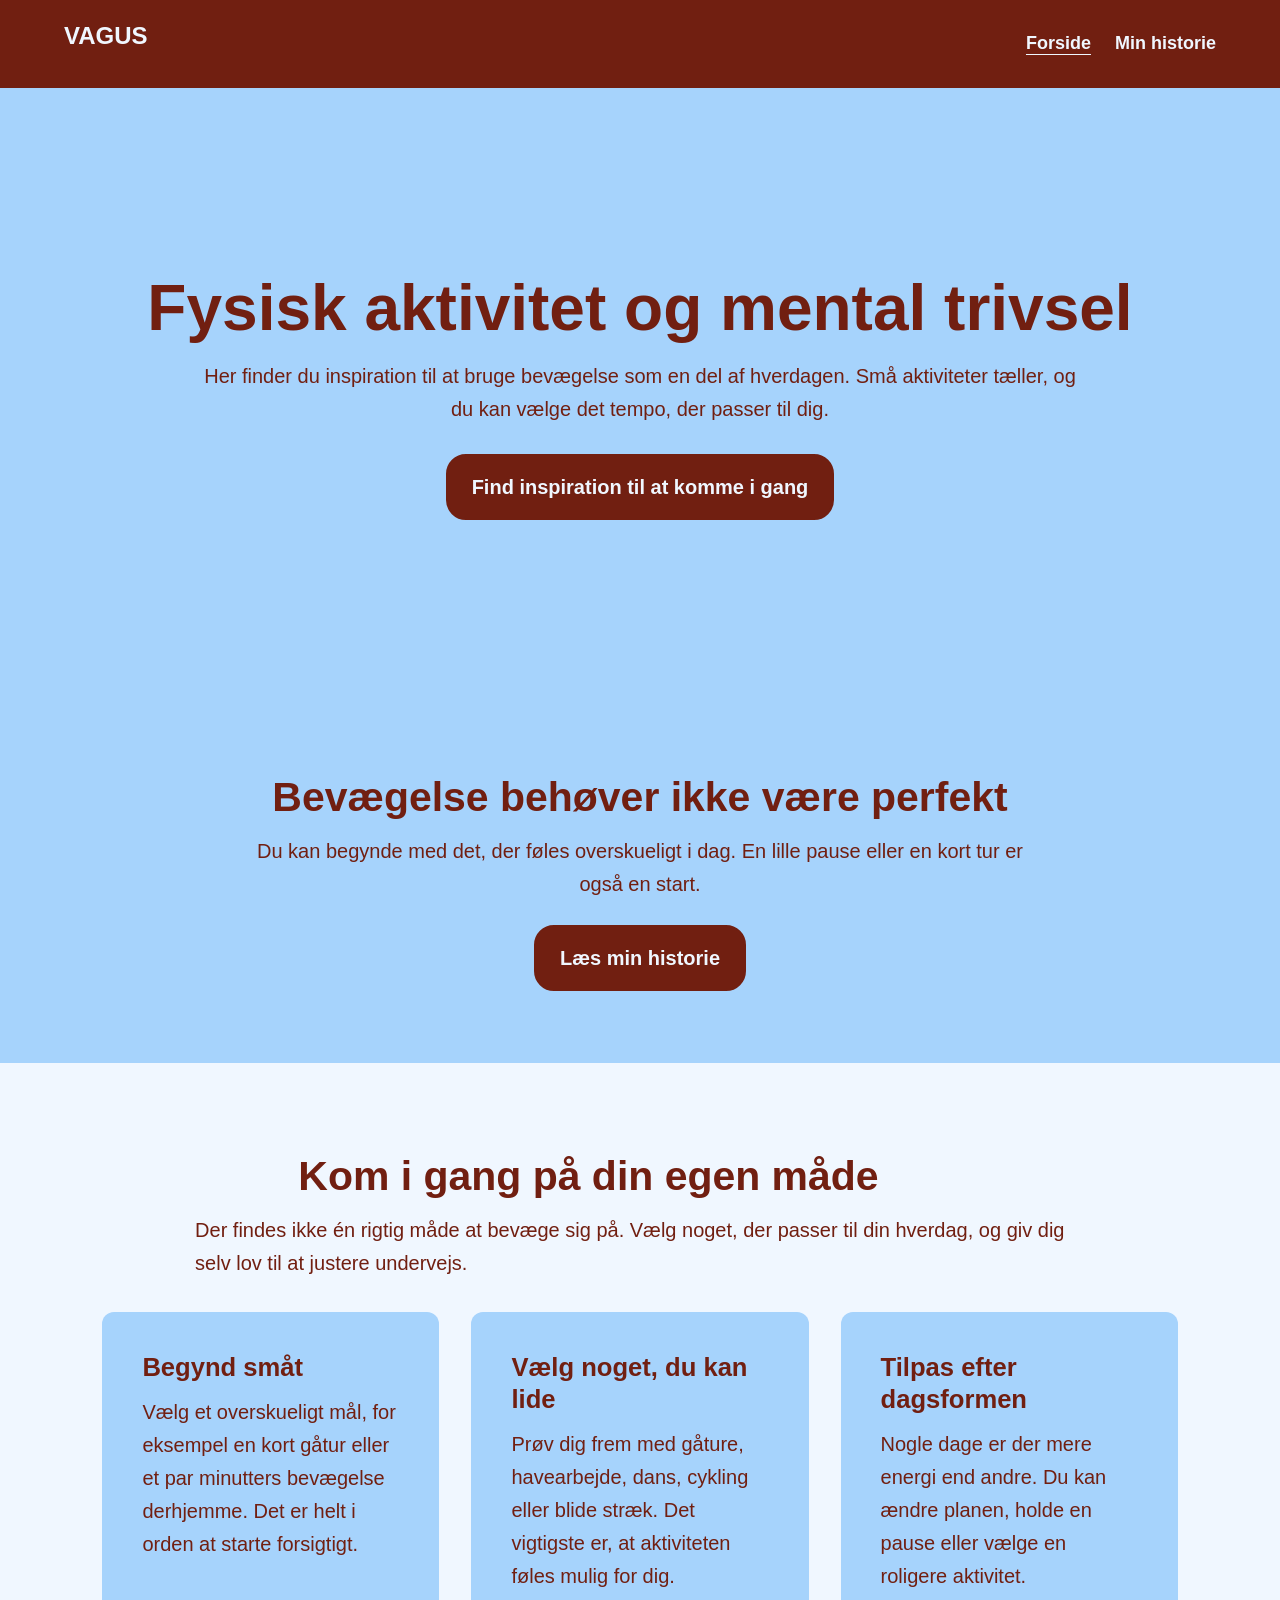
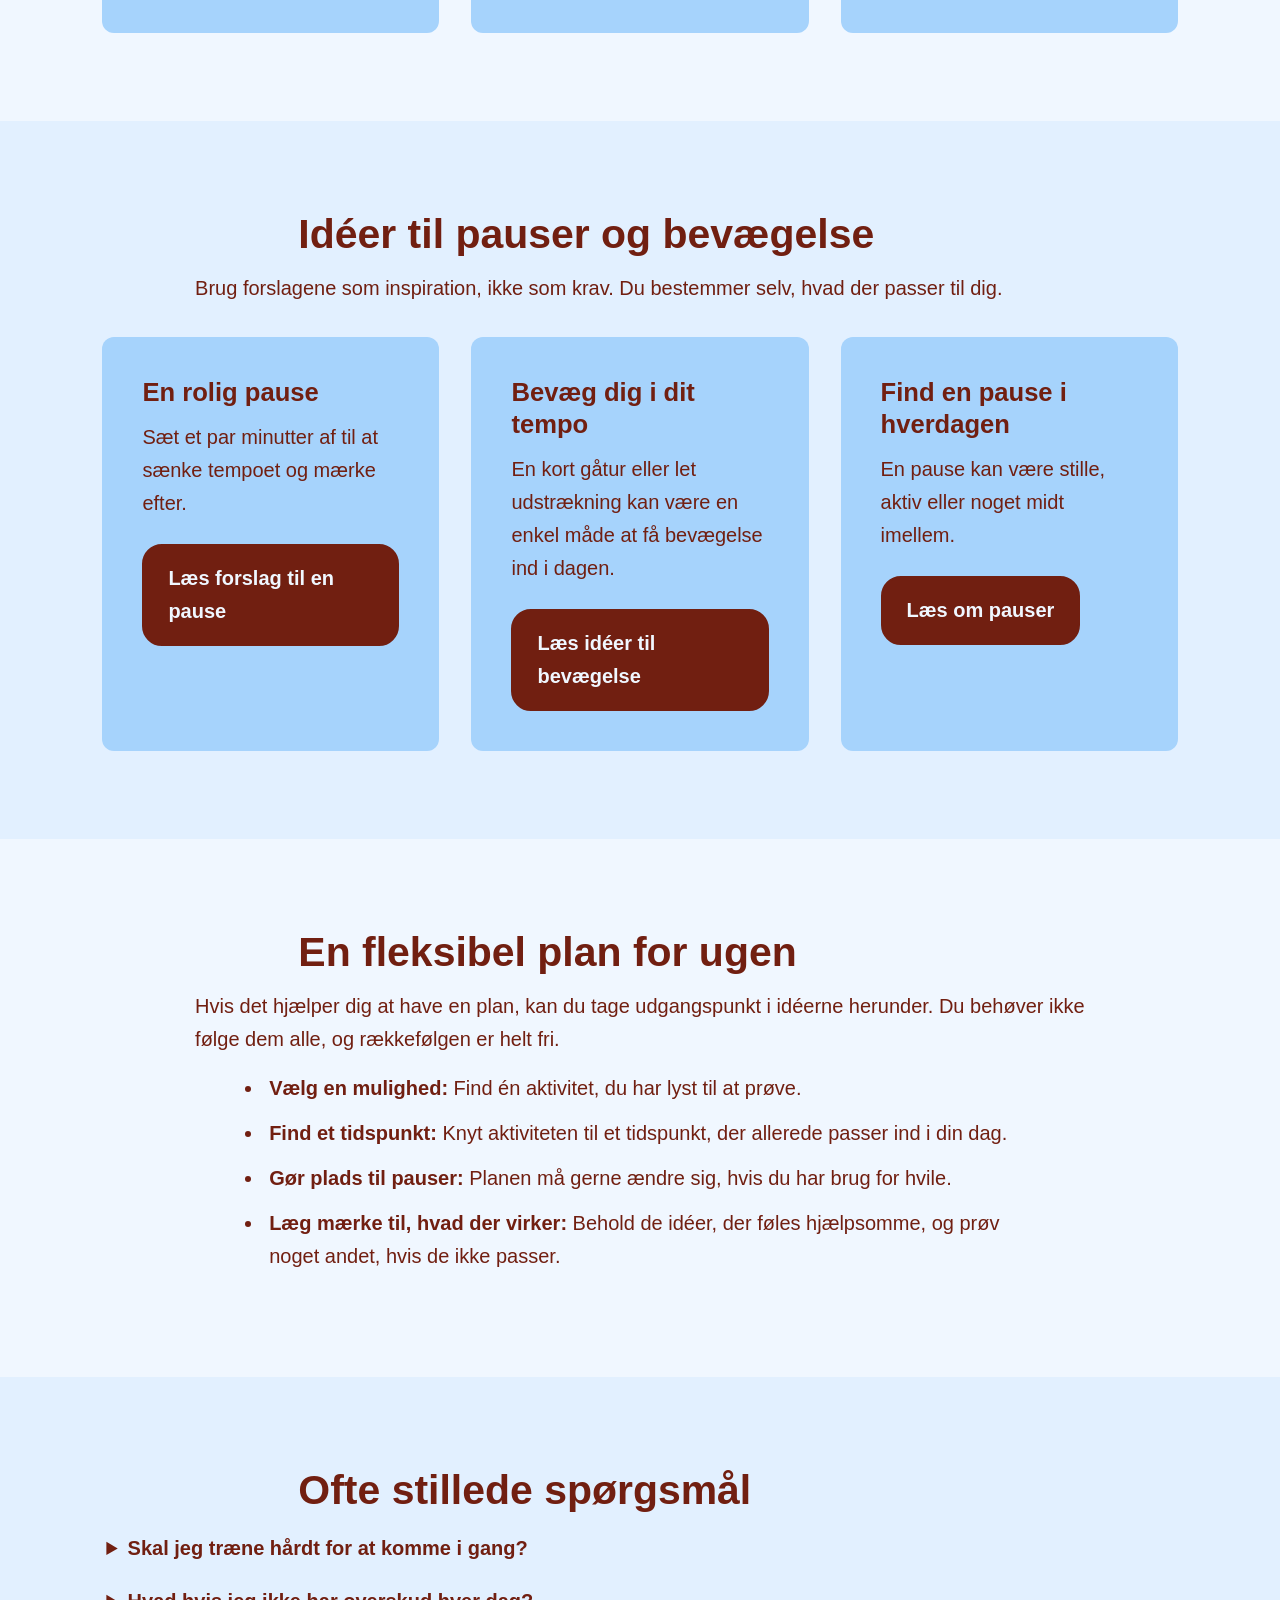
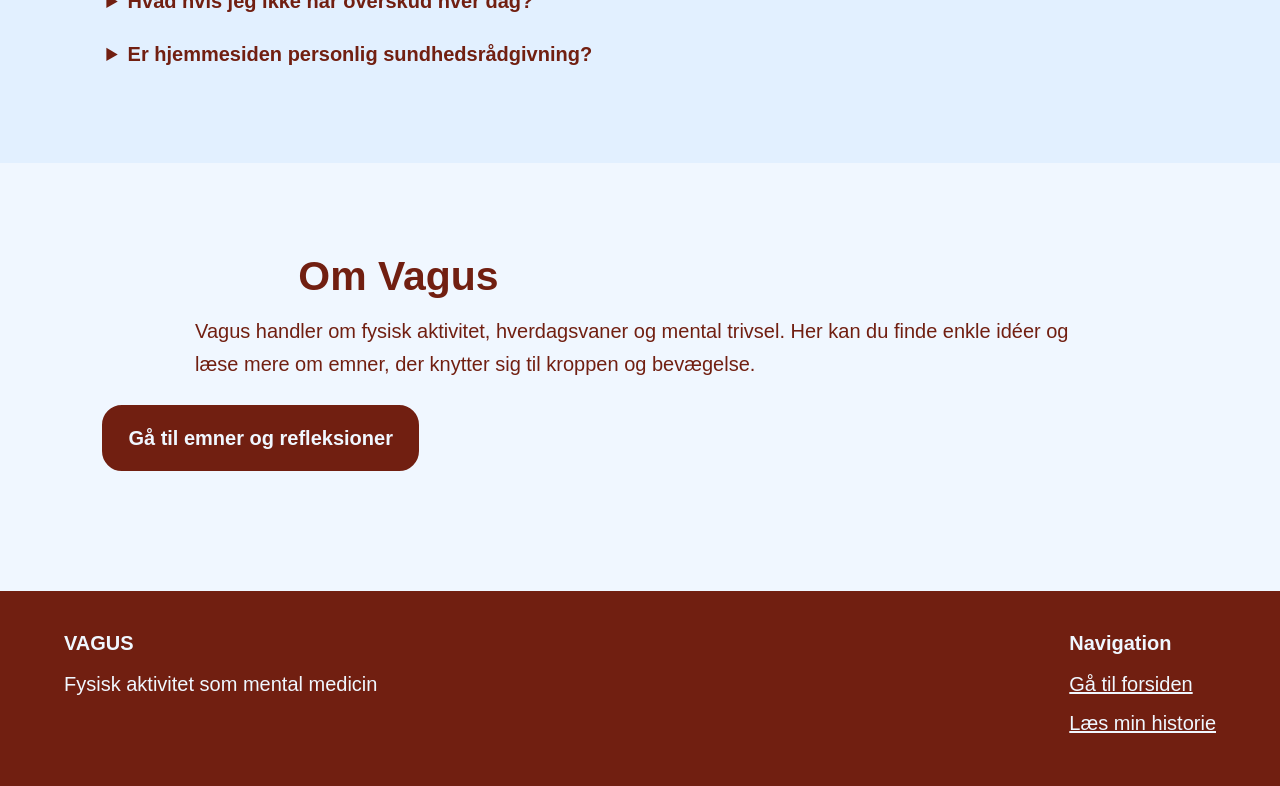
<file: index.html>
<!DOCTYPE html>
<html lang="da">
<head>
    <meta charset="UTF-8">
    <meta name="viewport" content="width=device-width, initial-scale=1.0">
    <meta http-equiv="refresh" content="0; url=forside.html">
    <title>Vagus</title>
</head>
<body>
    <p>Hvis du ikke bliver viderestillet, kan du åbne <a href="forside.html">forsiden</a>.</p>
</body>
</html>
</file>
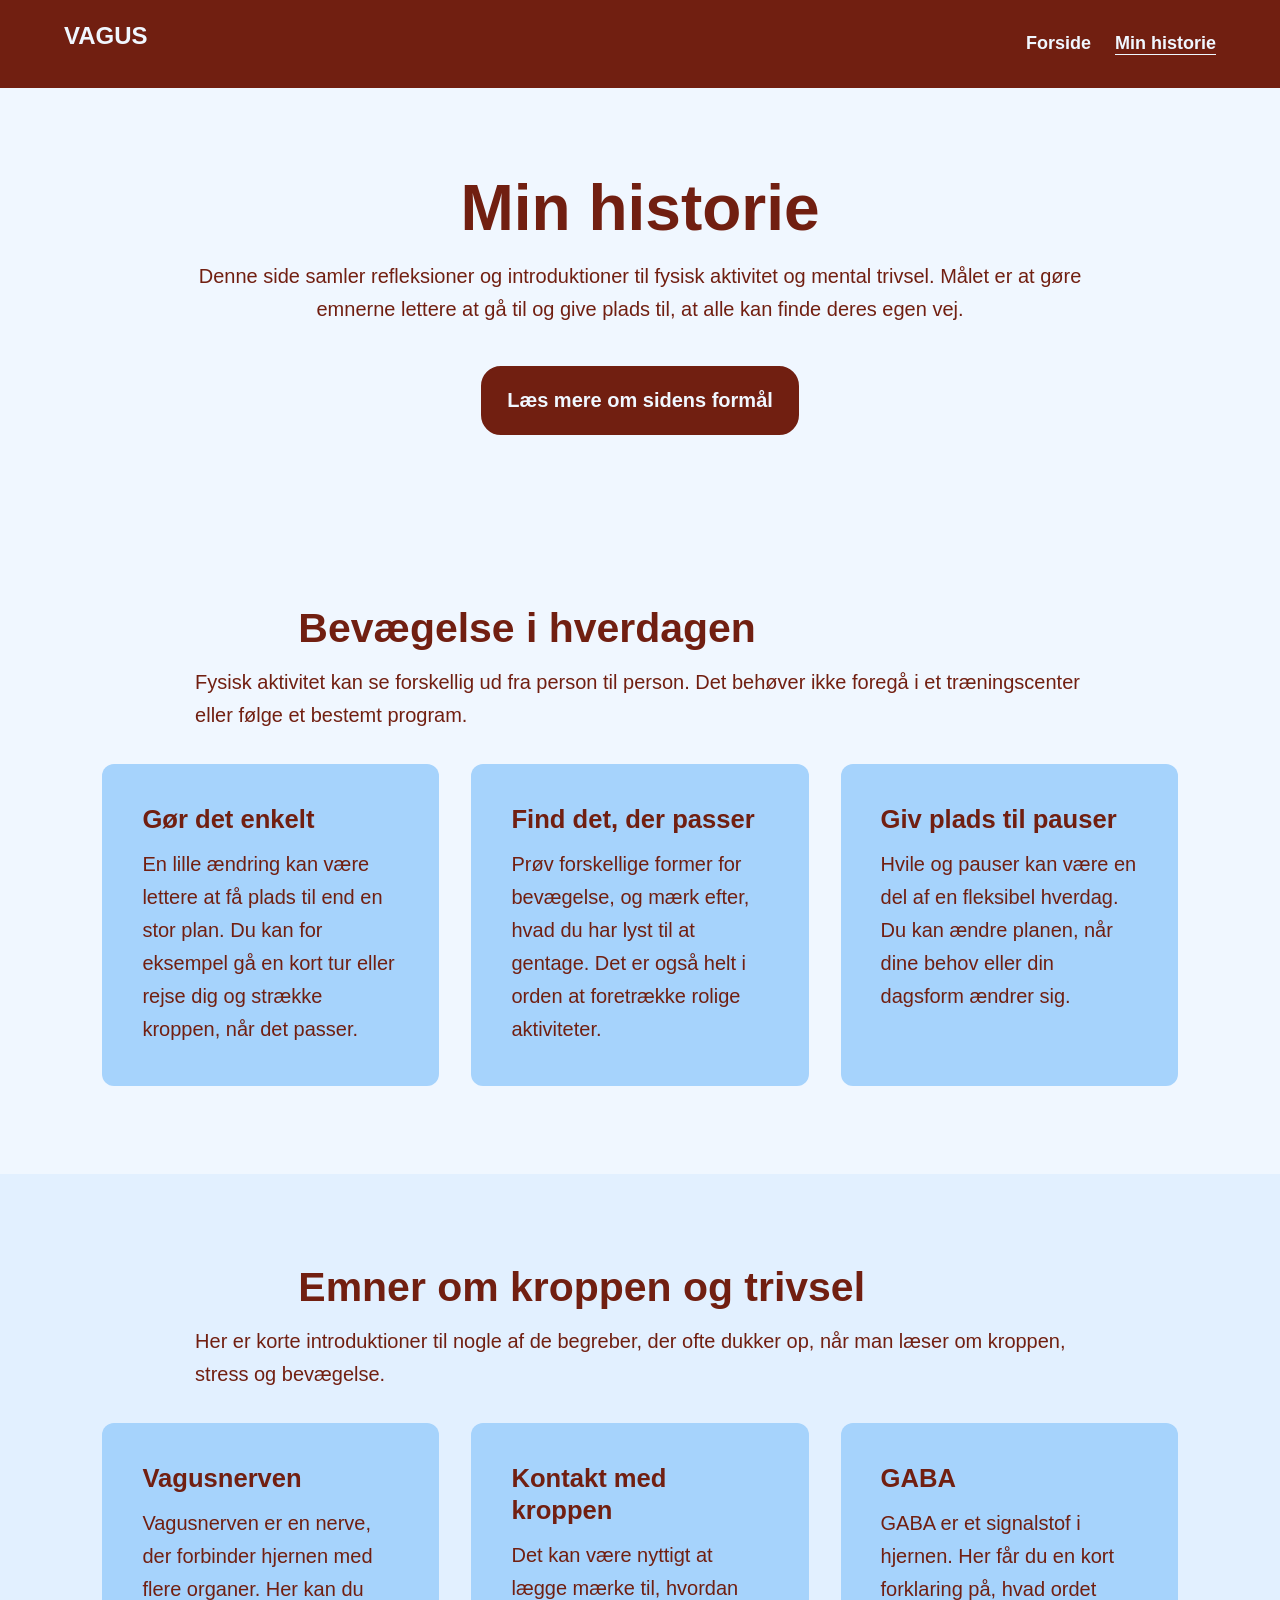
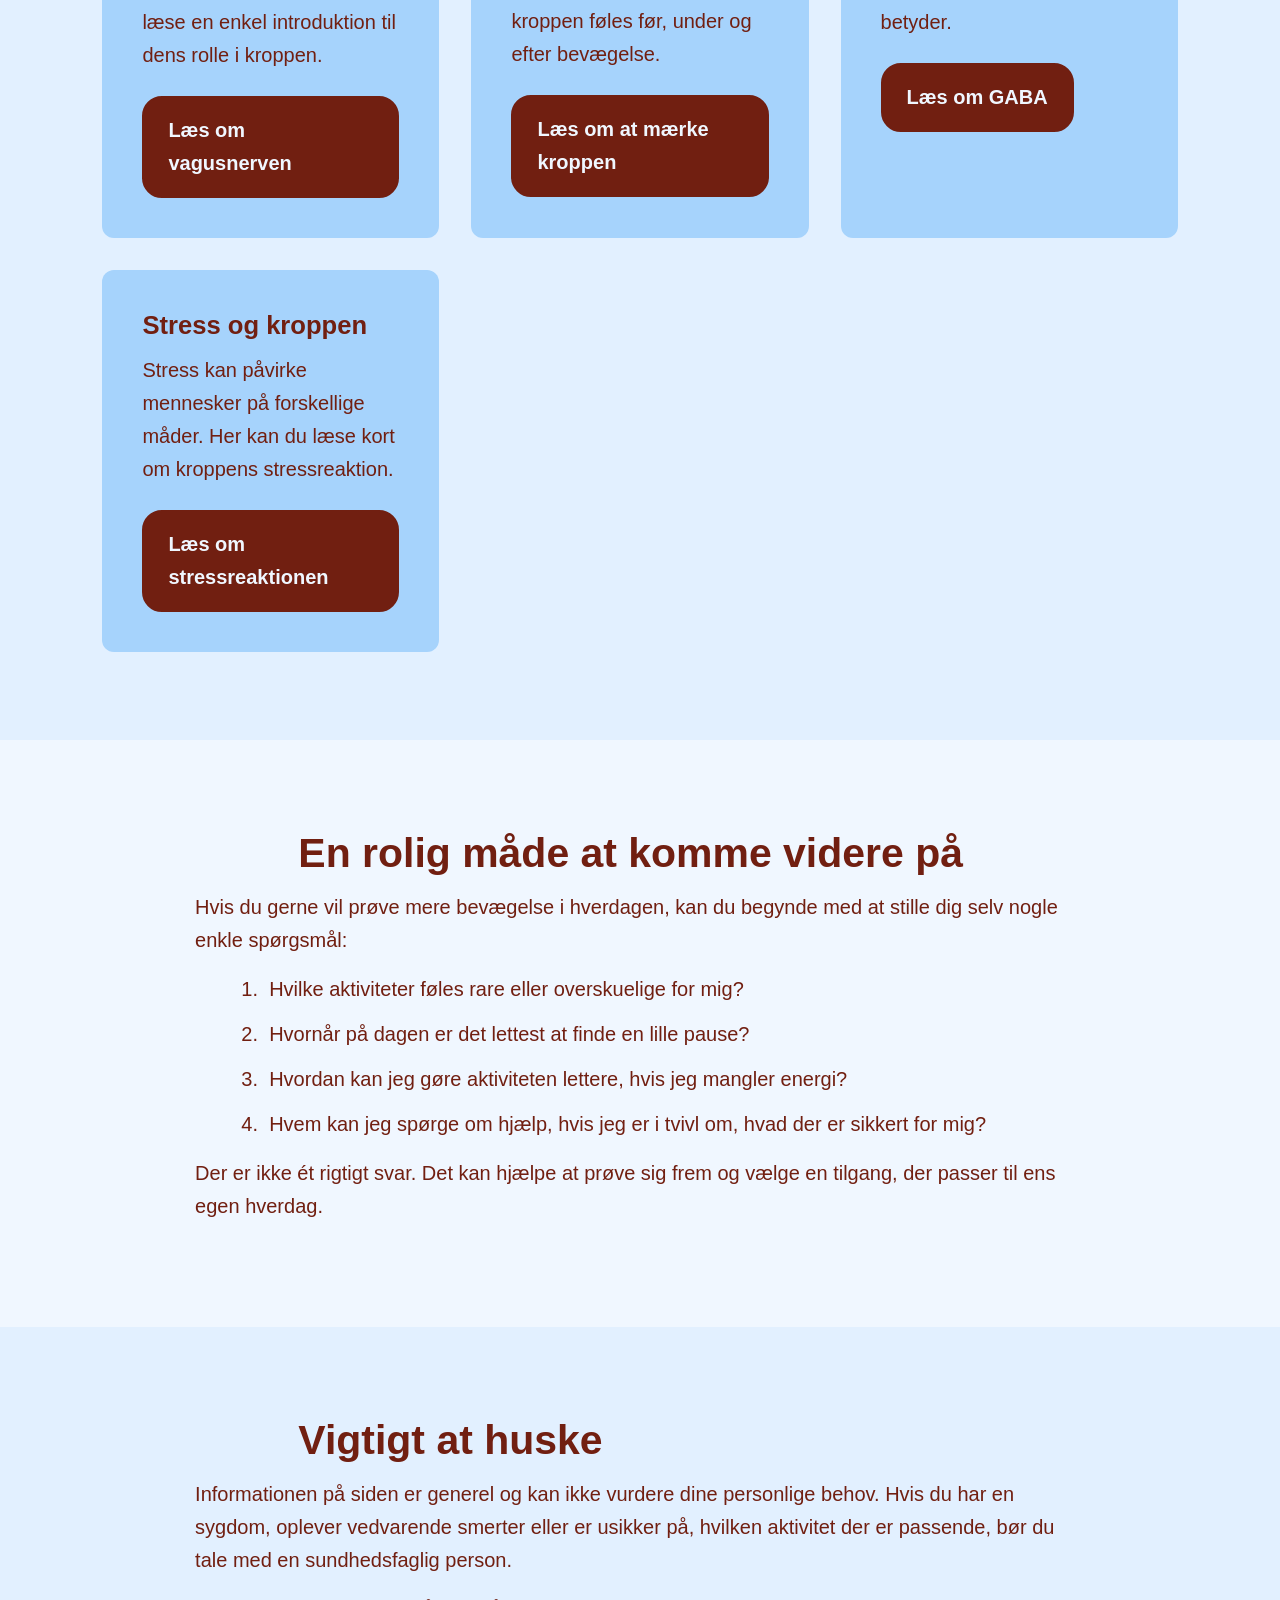
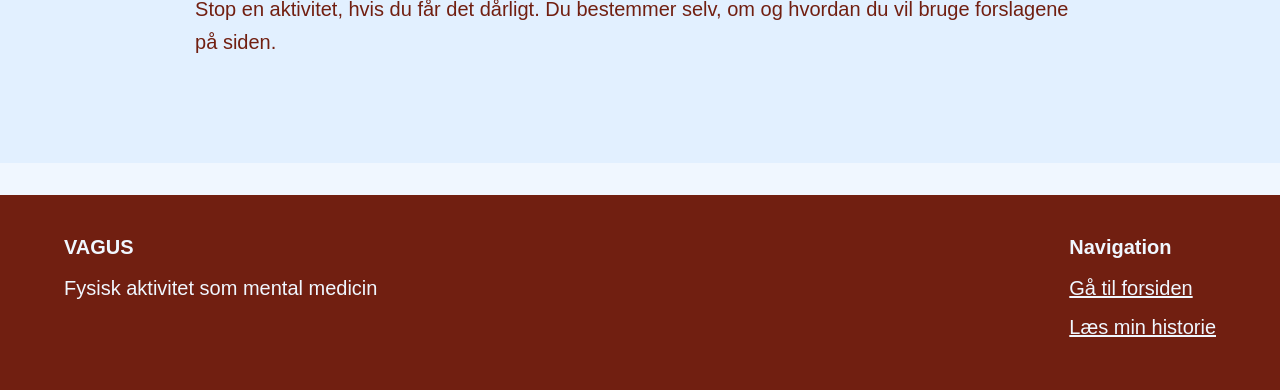
<file: blog.html>
<!DOCTYPE html>
<html lang="da">
<head>
    <meta charset="UTF-8">
    <meta name="viewport" content="width=device-width, initial-scale=1.0">
    <title>Vagus- blog side</title>
     <link rel="stylesheet" href="css/vagusstyle.css">
</head>
<body>
    <a class="skip-link" href="#hovedindhold">Gå til sidens indhold</a>

    <header>
        <p class="site-name">VAGUS</p>
        <nav aria-label="Hovedmenu">
            <a href="forside.html">Forside</a>
            <a href="blog.html" class="active" aria-current="page">Min historie</a>
        </nav>
    </header>

    <main id="hovedindhold">
        <section class="page-intro">
            <h1>Min historie</h1>
            <p>Denne side samler refleksioner og introduktioner til fysisk aktivitet og mental trivsel. Målet er at gøre emnerne lettere at gå til og give plads til, at alle kan finde deres egen vej.</p>
       <details>
<summary class="btn">Læs mere om sidens formål</summary>
<div class="fold-ud-tekst">
    <p>Indholdet her er generel inspiration. Det er ikke en behandlingsplan og erstatter ikke personlig rådgivning fra en læge eller anden sundhedsfaglig person.</p>
</div>
       </details>
        </section>

        <section class="content-section">
            <h2>Bevægelse i hverdagen</h2>
            <p>Fysisk aktivitet kan se forskellig ud fra person til person. Det behøver ikke foregå i et træningscenter eller følge et bestemt program.</p>
            <div class="card-grid">
                <article class="card">
                    <h3>Gør det enkelt</h3>
                    <p>En lille ændring kan være lettere at få plads til end en stor plan. Du kan for eksempel gå en kort tur eller rejse dig og strække kroppen, når det passer.</p>
                </article>
                <article class="card">
                    <h3>Find det, der passer</h3>
                    <p>Prøv forskellige former for bevægelse, og mærk efter, hvad du har lyst til at gentage. Det er også helt i orden at foretrække rolige aktiviteter.</p>
                </article>
                <article class="card">
                    <h3>Giv plads til pauser</h3>
                    <p>Hvile og pauser kan være en del af en fleksibel hverdag. Du kan ændre planen, når dine behov eller din dagsform ændrer sig.</p>
                </article>
            </div>
        </section>

<section class="content-section soft-section">
    <h2>Emner om kroppen og trivsel</h2>
    <p>Her er korte introduktioner til nogle af de begreber, der ofte dukker op, når man læser om kroppen, stress og bevægelse.</p>
        <div class="grid">

            <article class="grid-boks">
            <h3>Vagusnerven</h3>
            <p>Vagusnerven er en nerve, der forbinder hjernen med flere organer. Her kan du læse en enkel introduktion til dens rolle i kroppen.</p>
            <details>
                <summary class="btn">Læs om vagusnerven</summary>
                    <div class="fold-ud-tekst">
                        <p>Vagusnerven er en del af kroppens nervesystem og indgår i kommunikationen mellem hjernen og flere organer. Den er én del af et komplekst system, og en kort introduktion kan ikke beskrive alle dens funktioner.</p>
                    </div>
            </details>
           </article>

            <article class="grid-boks">
            <h3>Kontakt med kroppen</h3>
            <p>Det kan være nyttigt at lægge mærke til, hvordan kroppen føles før, under og efter bevægelse.</p>
            <details>
            <summary class="btn">Læs om at mærke kroppen</summary>
            <div class="fold-ud-tekst">
            <p>Prøv at vælge en aktivitet, der føles passende for dig. Du behøver ikke træne hårdt. Hold pause eller stop, hvis du får smerter eller bliver utilpas.</p>
            </div>
           </details>
           </article>


            <article class="grid-boks">
            <h3>GABA</h3>
            <p>GABA er et signalstof i hjernen. Her får du en kort forklaring på, hvad ordet betyder.</p>
            <details>
             <summary class="btn">Læs om GABA</summary>
            <div class="fold-ud-tekst">
            <p>GABA er en forkortelse for gamma-aminosmørsyre. Det er et signalstof, som hjælper nerveceller med at regulere aktivitet i hjernen. Denne korte tekst er en introduktion, ikke en personlig sundhedsvurdering.</p>
            </div>
            </details>

           </article>

            <article class="grid-boks">
            <h3>Stress og kroppen</h3>
            <p>Stress kan påvirke mennesker på forskellige måder. Her kan du læse kort om kroppens stressreaktion.</p>
            <details>
                 <summary class="btn">Læs om stressreaktionen</summary>
            <div class="fold-ud-tekst">
            <p>Cortisol er et hormon, som blandt andet indgår i kroppens reaktion på stress. Motion påvirker ikke alle ens, og man bør ikke forvente en bestemt effekt af en enkelt aktivitet.</p>
            </div>
            </details>

           </article>
        </div>

</section>

        <section class="content-section">
            <h2>En rolig måde at komme videre på</h2>
            <p>Hvis du gerne vil prøve mere bevægelse i hverdagen, kan du begynde med at stille dig selv nogle enkle spørgsmål:</p>
            <ol class="idea-list">
                <li>Hvilke aktiviteter føles rare eller overskuelige for mig?</li>
                <li>Hvornår på dagen er det lettest at finde en lille pause?</li>
                <li>Hvordan kan jeg gøre aktiviteten lettere, hvis jeg mangler energi?</li>
                <li>Hvem kan jeg spørge om hjælp, hvis jeg er i tvivl om, hvad der er sikkert for mig?</li>
            </ol>
            <p>Der er ikke ét rigtigt svar. Det kan hjælpe at prøve sig frem og vælge en tilgang, der passer til ens egen hverdag.</p>
        </section>

        <section class="content-section soft-section">
            <h2>Vigtigt at huske</h2>
            <p>Informationen på siden er generel og kan ikke vurdere dine personlige behov. Hvis du har en sygdom, oplever vedvarende smerter eller er usikker på, hvilken aktivitet der er passende, bør du tale med en sundhedsfaglig person.</p>
            <p>Stop en aktivitet, hvis du får det dårligt. Du bestemmer selv, om og hvordan du vil bruge forslagene på siden.</p>
        </section>
  </main>

  <footer>
    <section>
        <h2>VAGUS</h2>
        <p>Fysisk aktivitet som mental medicin</p>
    </section>
    <section>
        <h2>Navigation</h2>
        <a href="forside.html">Gå til forsiden</a><br>
        <a href="blog.html">Læs min historie</a>
    </section>
  </footer>
</body>
</html>
</file>
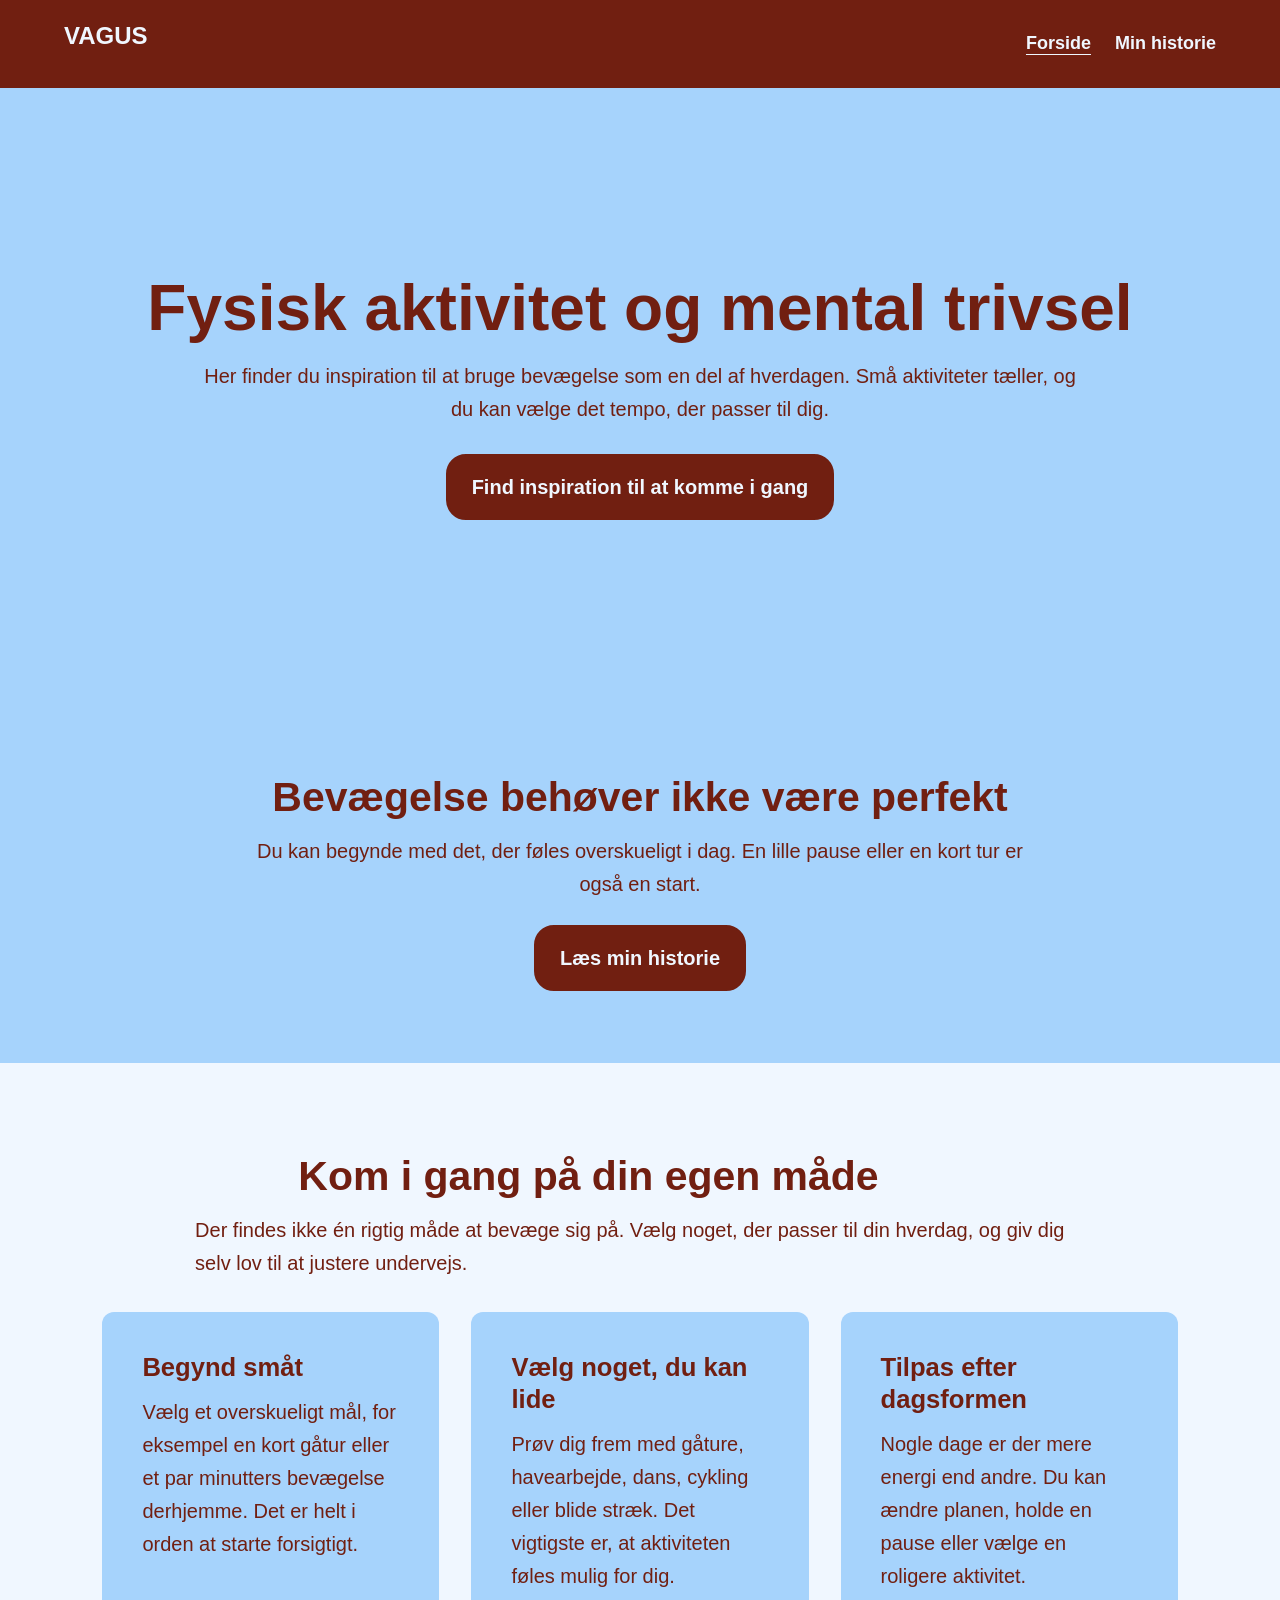
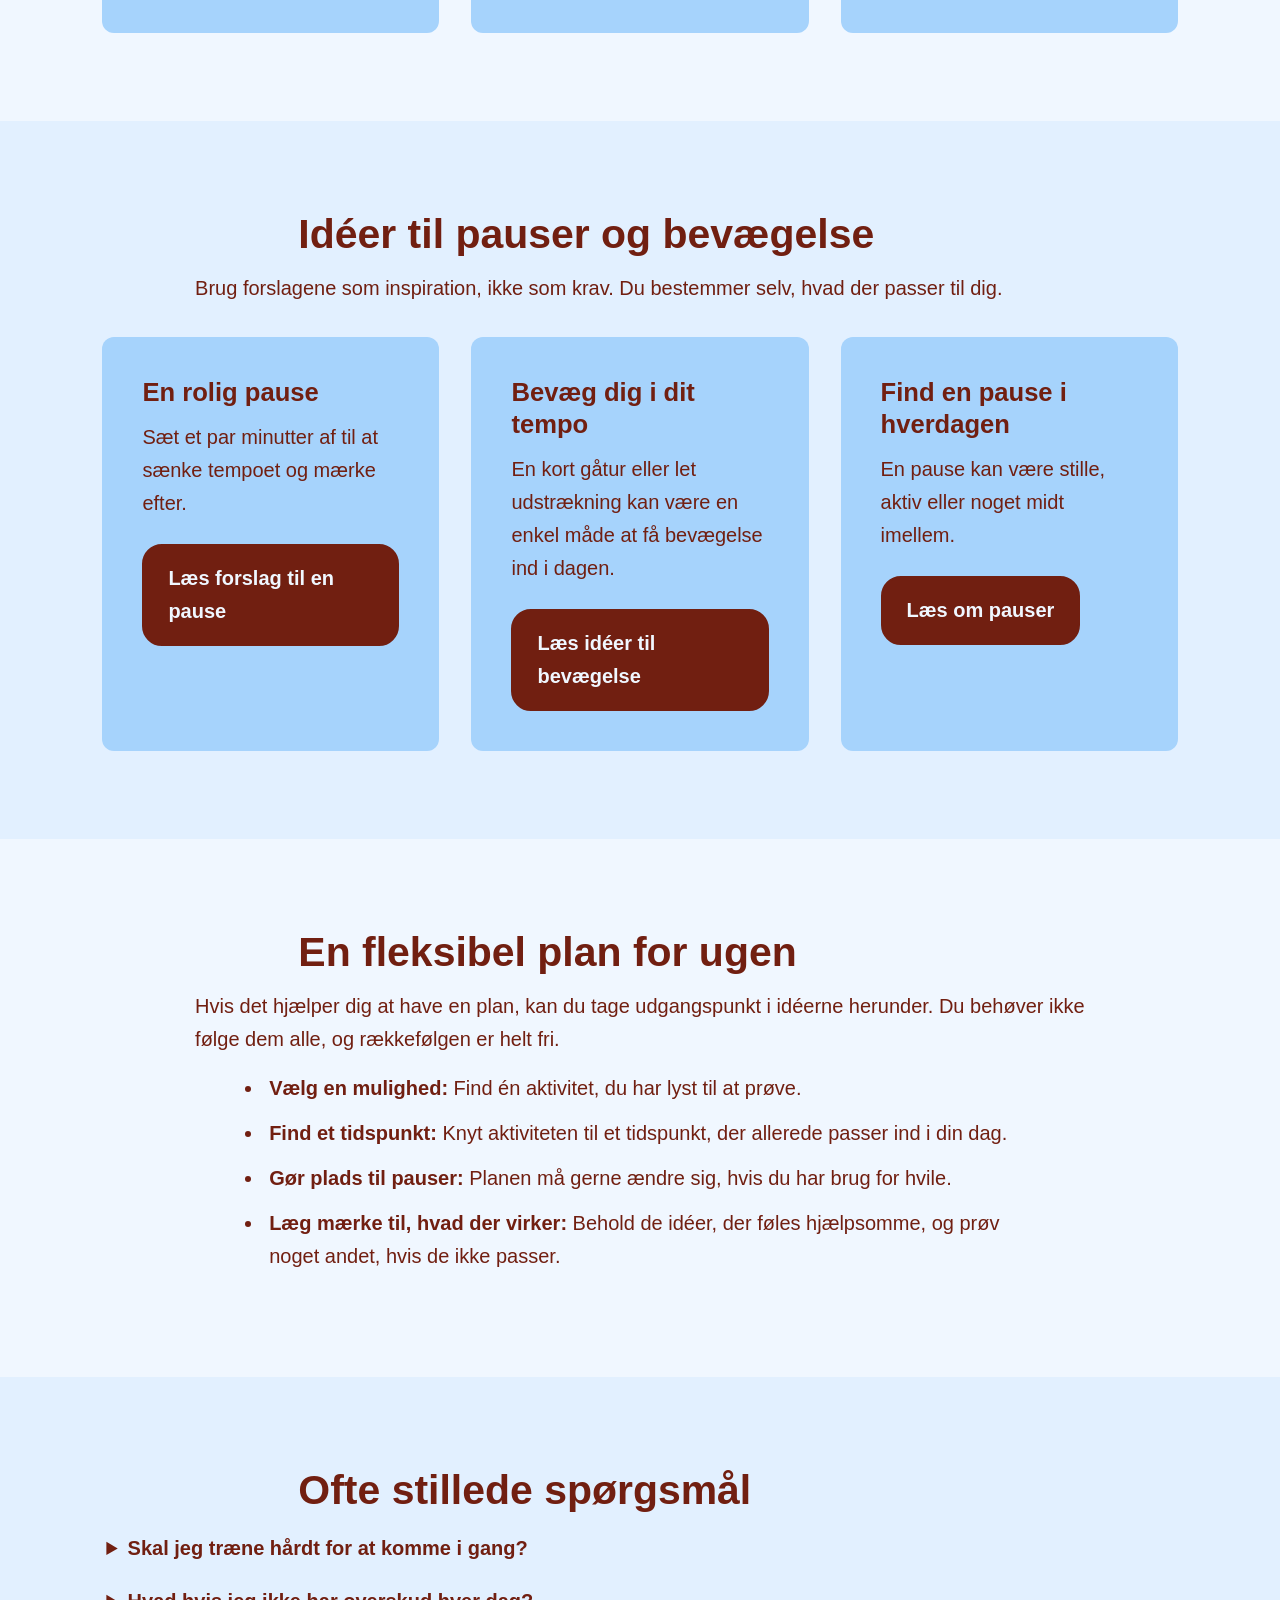
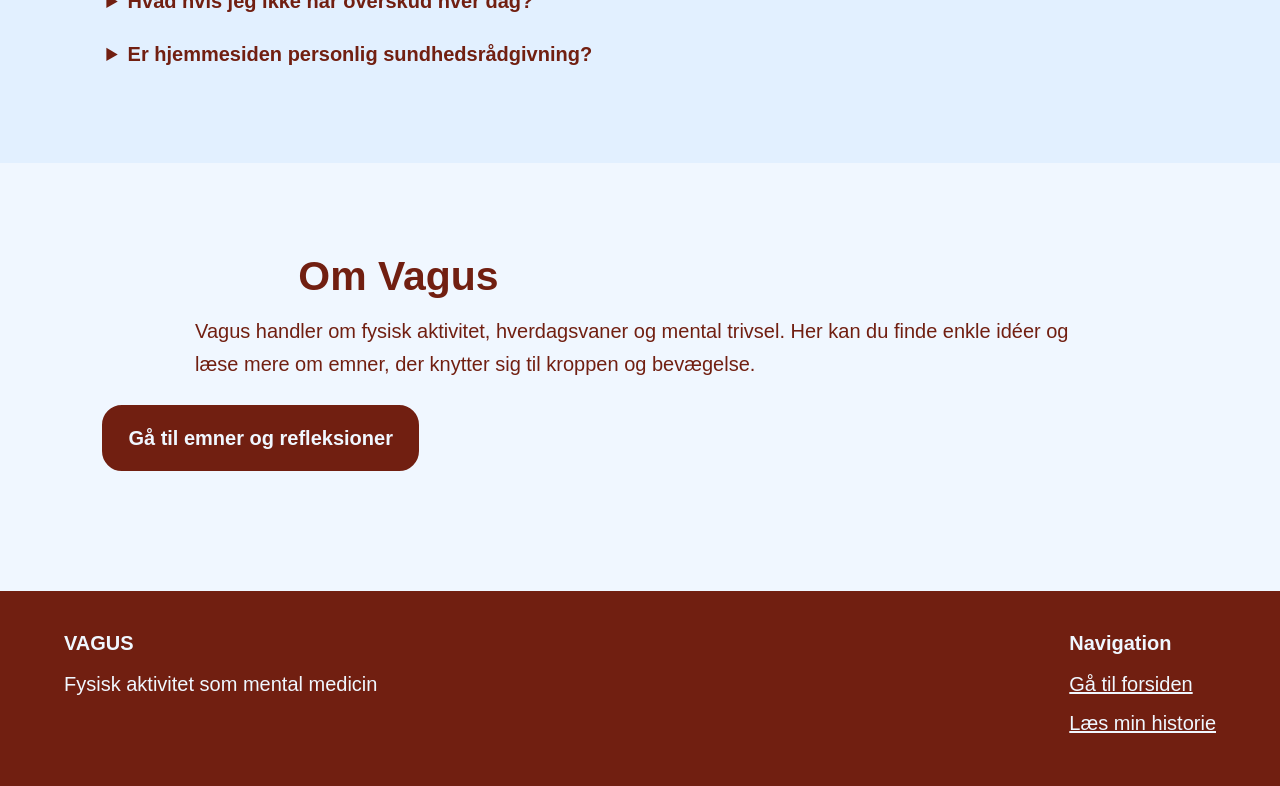
<file: forside.html>
<!DOCTYPE html>
<html lang="da">
<head>
    <meta charset="UTF-8">
    <meta name="viewport" content="width=device-width, initial-scale=1.0">
    <title>Vagus-forside</title>
     <link rel="stylesheet" href="css/vagusstyle.css">
</head>
<body>
   <a class="skip-link" href="#hovedindhold">Gå til sidens indhold</a>
   <header>
   <p class="site-name">VAGUS</p>
   <nav aria-label="Hovedmenu">
       <a href="forside.html" class="active" aria-current="page">Forside</a>
       <a href="blog.html">Min historie</a>
    </nav>
   </header> 

   <main id="hovedindhold">
    <section class="hero">
        <h1>Fysisk aktivitet og mental trivsel</h1>

        <p>Her finder du inspiration til at bruge bevægelse som en del af hverdagen. Små aktiviteter tæller, og du kan vælge det tempo, der passer til dig.</p>
        <a href="#kom-i-gang" class="btn">Find inspiration til at komme i gang</a>
    </section>

    <section class="banner">
        <h2>Bevægelse behøver ikke være perfekt</h2>
        <p>Du kan begynde med det, der føles overskueligt i dag. En lille pause eller en kort tur er også en start.</p>
        <a href="blog.html" class="btn">Læs min historie</a>
    </section>

    <section class="content-section" id="kom-i-gang">
        <h2>Kom i gang på din egen måde</h2>
        <p>Der findes ikke én rigtig måde at bevæge sig på. Vælg noget, der passer til din hverdag, og giv dig selv lov til at justere undervejs.</p>
        <div class="card-grid">
            <article class="card">
                <h3>Begynd småt</h3>
                <p>Vælg et overskueligt mål, for eksempel en kort gåtur eller et par minutters bevægelse derhjemme. Det er helt i orden at starte forsigtigt.</p>
            </article>
            <article class="card">
                <h3>Vælg noget, du kan lide</h3>
                <p>Prøv dig frem med gåture, havearbejde, dans, cykling eller blide stræk. Det vigtigste er, at aktiviteten føles mulig for dig.</p>
            </article>
            <article class="card">
                <h3>Tilpas efter dagsformen</h3>
                <p>Nogle dage er der mere energi end andre. Du kan ændre planen, holde en pause eller vælge en roligere aktivitet.</p>
            </article>
        </div>
    </section>

    <section class="content-section soft-section">
        <h2>Idéer til pauser og bevægelse</h2>
        <p>Brug forslagene som inspiration, ikke som krav. Du bestemmer selv, hvad der passer til dig.</p>
        <div class="card-grid">
            <article class="card">
                <h3>En rolig pause</h3>
                <p>Sæt et par minutter af til at sænke tempoet og mærke efter.</p>
                <details>
                    <summary class="btn">Læs forslag til en pause</summary>
                    <div class="fold-ud-tekst">
                        <p>Sæt dig behageligt, hvis du har lyst. Træk vejret, som det føles naturligt, og læg mærke til, hvordan kroppen føles. Stop, hvis øvelsen føles ubehagelig.</p>
                    </div>
                </details>
            </article>
            <article class="card">
                <h3>Bevæg dig i dit tempo</h3>
                <p>En kort gåtur eller let udstrækning kan være en enkel måde at få bevægelse ind i dagen.</p>
                <details>
                    <summary class="btn">Læs idéer til bevægelse</summary>
                    <div class="fold-ud-tekst">
                        <p>Vælg en aktivitet, der passer til din dagsform. Du kan for eksempel gå en kort tur, strække kroppen eller bevæge dig til musik. Hold pause, når du har brug for det.</p>
                    </div>
                </details>
            </article>
            <article class="card">
                <h3>Find en pause i hverdagen</h3>
                <p>En pause kan være stille, aktiv eller noget midt imellem.</p>
                <details>
                    <summary class="btn">Læs om pauser</summary>
                    <div class="fold-ud-tekst">
                        <p>Prøv at lægge mærke til, hvad der hjælper dig med at holde en pause. Det kan være frisk luft, rolig musik eller et øjeblik uden skærm.</p>
                    </div>
                </details>
            </article>
        </div>
    </section>

    <section class="content-section">
        <h2>En fleksibel plan for ugen</h2>
        <p>Hvis det hjælper dig at have en plan, kan du tage udgangspunkt i idéerne herunder. Du behøver ikke følge dem alle, og rækkefølgen er helt fri.</p>
        <ul class="idea-list">
            <li><strong>Vælg en mulighed:</strong> Find én aktivitet, du har lyst til at prøve.</li>
            <li><strong>Find et tidspunkt:</strong> Knyt aktiviteten til et tidspunkt, der allerede passer ind i din dag.</li>
            <li><strong>Gør plads til pauser:</strong> Planen må gerne ændre sig, hvis du har brug for hvile.</li>
            <li><strong>Læg mærke til, hvad der virker:</strong> Behold de idéer, der føles hjælpsomme, og prøv noget andet, hvis de ikke passer.</li>
        </ul>
    </section>

    <section class="content-section soft-section">
        <h2>Ofte stillede spørgsmål</h2>
        <details>
            <summary>Skal jeg træne hårdt for at komme i gang?</summary>
            <div class="fold-ud-tekst">
                <p>Nej. Du kan begynde med let bevægelse og selv vælge tempo og varighed. Hvis du er usikker på, hvad der er passende for dig, kan du spørge en sundhedsfaglig person.</p>
            </div>
        </details>
        <details>
            <summary>Hvad hvis jeg ikke har overskud hver dag?</summary>
            <div class="fold-ud-tekst">
                <p>Det er normalt, at overskuddet varierer. Du kan vælge en mindre aktivitet, holde pause eller springe over. En plan skal kunne tilpasses dig.</p>
            </div>
        </details>
        <details>
            <summary>Er hjemmesiden personlig sundhedsrådgivning?</summary>
            <div class="fold-ud-tekst">
                <p>Nej. Indholdet er generel inspiration og kan ikke erstatte rådgivning, der tager udgangspunkt i din situation.</p>
            </div>
        </details>
    </section>

    <section class="content-section about-section">
        <h2>Om Vagus</h2>
        <p>Vagus handler om fysisk aktivitet, hverdagsvaner og mental trivsel. Her kan du finde enkle idéer og læse mere om emner, der knytter sig til kroppen og bevægelse.</p>
        <a href="blog.html" class="btn">Gå til emner og refleksioner</a>
    </section>
   </main>
   
   <!-- footer -->
     <footer>
    <section>
        <h2>VAGUS</h2>
        <p>Fysisk aktivitet som mental medicin</p>
    </section>
    <section>
        <h2>Navigation</h2>
        <a href="forside.html">Gå til forsiden</a><br>
        <a href="blog.html">Læs min historie</a>
    </section>
  </footer>
</body>
</html>
</file>
<file: css/vagusstyle.css>
* {
    margin: 0;
    padding: 0;
    box-sizing: border-box;
}

html {
    scroll-behavior: smooth;
}

body {
    font-family: 'Segoe UI', Tahoma, Geneva, Verdana, sans-serif;
    font-size: 1.125rem;
    line-height: 1.65;
    background-color: #F0F7FF;
    color: #711f11;
}

h1, h2, h3 {
    font-family: 'Lucida Sans', 'Lucida Sans Regular', 'Lucida Grande', 'Lucida Sans Unicode', Geneva, Verdana, sans-serif;
    line-height: 1.25;
    margin-bottom: 0.75rem;
}

h1 {
    font-size: clamp(2.25rem, 5vw, 3.5rem);
}

h2 {
    font-size: clamp(1.75rem, 3vw, 2.4rem);
}

h3 {
    font-size: 1.35rem;
}

p, li {
    max-width: 70ch;
}

p {
    margin-bottom: 1rem;
}

a {
    line-height: 1.5;
}

a:focus-visible,
summary:focus-visible {
    outline: 3px solid #1b4965;
    outline-offset: 4px;
}

.skip-link {
    position: absolute;
    top: 0.5rem;
    left: 0.5rem;
    z-index: 1;
    padding: 0.75rem 1rem;
    color: #F0F7FF;
    background: #711f11;
    transform: translateY(-160%);
}

.skip-link:focus {
    transform: translateY(0);
}

header {
    background-color: #711f11;
    color: #F0F7FF;
    padding: 1rem clamp(1rem, 5vw, 4rem);
    display: flex;
    justify-content: space-between;
    align-items: center;
    gap: 1rem;
    flex-wrap: wrap;
}

.site-name {
    color: #F0F7FF;
    font-size: 1.5rem;
    font-weight: bold;
    padding-bottom: 0;
}

nav {
    display: flex;
    flex-wrap: wrap;
    gap: 0.5rem 1.5rem;
}

nav a {
    color: #F0F7FF;
    font-size: 1.125rem;
    text-decoration: none;
    font-weight: bold;
}

nav a.active {
    text-decoration: underline;
    text-underline-offset: 0.25em;
}

main {
    width: 100%;
    margin: 0;
    padding: 0;
}

.hero,
.page-intro {
    text-align: center;
    padding: clamp(3rem, 8vw, 6rem) 1rem;
}

.hero {
    margin: 0;
    background-color: #a6d3fc;
}

.hero p,
.page-intro p {
    max-width: 65ch;
    margin: 0 auto 1.25rem;
}

.banner {
    background-color: #a6d3fc;
    padding: clamp(2rem, 5vw, 3.5rem);
    text-align: center;
    margin: 0;
    border-radius: 0;
}

.banner p {
    margin: 0 auto 1rem;
}

.content-section {
    padding: clamp(2.5rem, 6vw, 4.5rem) clamp(1rem, 5vw, 5rem);
}

.soft-section {
    background-color: #e2f0ff;
}

.content-section > h2,
.content-section > p {
    margin-left: auto;
    margin-right: auto;
}

.content-section > h2 {
    max-width: 30ch;
}

.content-section > p {
    max-width: 72ch;
}

.btn {
    border: 2px solid #711f11;
    background-color: #711f11;
    padding: 0.75rem 1.25rem;
    text-decoration: none;
    color: #F0F7FF;
    display: inline-block;
    margin-top: 0.5rem;
    border-radius: 20px;
    font-weight: bold;
    cursor: pointer;
}

.btn:hover {
    background-color: #51170e;
}

.card-grid,
.grid {
    display: grid;
    grid-template-columns: repeat(auto-fit, minmax(min(100%, 280px), 1fr));
    gap: 1.25rem;
    margin-top: 1.5rem;
}

.card,
.grid-boks {
    background-color: #a6d3fc;
    padding: clamp(1.25rem, 3vw, 2rem);
    border-radius: 12px;
}

.card p:last-child,
.grid-boks p:last-child {
    margin-bottom: 0;
}

details {
    margin-top: 0.75rem;
}

summary {
    cursor: pointer;
    font-weight: bold;
    padding: 0.25rem;
}

summary.btn {
    padding: 0.75rem 1.25rem;
}

.fold-ud-tekst {
    background-color: #F0F7FF;
    padding: 1rem;
    border-radius: 8px;
    margin-top: 0.75rem;
    text-align: left;
    color: #711f11;
}

.idea-list {
    max-width: 72ch;
    padding-left: 1.5rem;
    margin: 1rem auto;
}

.idea-list li {
    padding-left: 0.35rem;
    margin-bottom: 0.75rem;
}

hr {
    border: 0;
    height: 2px;
    background-color: #711f11;
}

footer {
    display: flex;
    flex-wrap: wrap;
    justify-content: space-between;
    gap: 2rem;
    padding: 2.5rem clamp(1rem, 5vw, 4rem);
    margin-top: 2rem;
    color: #F0F7FF;
    background-color: #711f11;
}

footer h2 {
    font-size: 1.25rem;
}

footer a {
    color: #F0F7FF;
    display: inline-block;
    margin-bottom: 0.5rem;
}

footer p {
    margin-bottom: 0;
}

@media (min-width: 1000px) {
    body {
        font-size: 1.25rem;
    }

    h1 {
        font-size: clamp(3.5rem, 5vw, 4.5rem);
    }

    h2 {
        font-size: clamp(2.5rem, 3.2vw, 3.1rem);
    }

    h3 {
        font-size: 1.6rem;
    }

    main {
        max-width: none;
        padding: 0;
    }

    .hero {
        min-height: 68vh;
        display: flex;
        flex-direction: column;
        justify-content: center;
        align-items: center;
        padding: 6rem 8vw;
    }

    .hero p,
    .page-intro p,
    .content-section > p {
        max-width: 80ch;
    }

    .content-section {
        min-height: 42vh;
        padding: 5.5rem 8vw;
    }

    .banner {
        padding: 4.5rem 8vw;
        min-height: 34vh;
        display: flex;
        flex-direction: column;
        justify-content: center;
        align-items: center;
    }

    .card-grid,
    .grid {
        gap: 2rem;
        margin: 2rem auto 0;
        max-width: 1600px;
    }

    .card,
    .grid-boks {
        padding: 2.5rem;
    }

    .btn,
    summary.btn {
        padding: 1rem 1.5rem;
    }

    .page-intro {
        min-height: 45vh;
        display: flex;
        flex-direction: column;
        justify-content: center;
        align-items: center;
        padding: 5rem 8vw;
    }

    .soft-section {
        padding-left: 8vw;
        padding-right: 8vw;
    }
}

@media (max-width: 600px) {
    header {
        align-items: flex-start;
        flex-direction: column;
    }

    nav {
        gap: 0.5rem 1rem;
    }

    .soft-section {
        padding-left: 1rem;
        padding-right: 1rem;
    }
}

@media (prefers-reduced-motion: reduce) {
    html {
        scroll-behavior: auto;
    }
}
</file>
